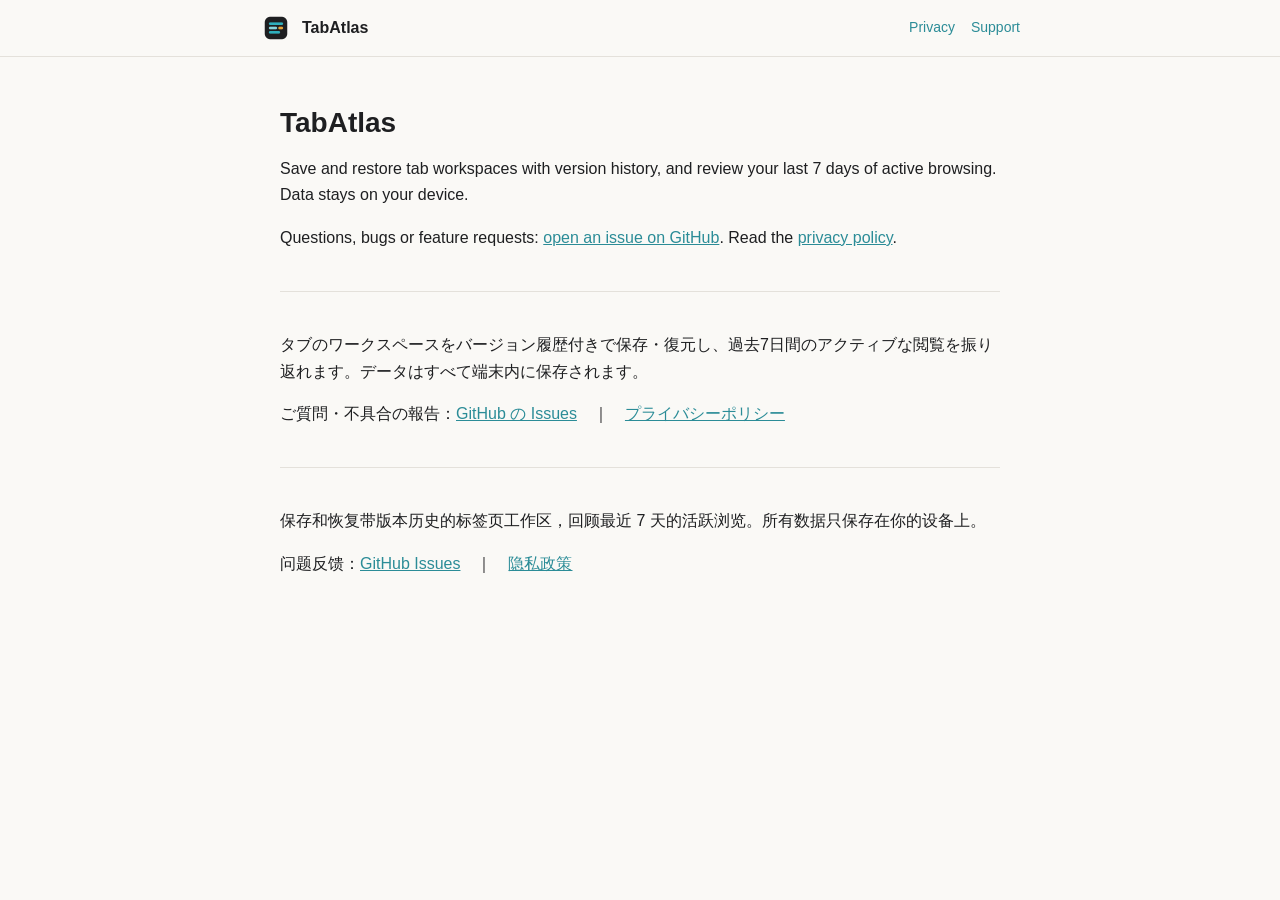
<file: index.html>
<!doctype html>
<html lang="en">
<head>
<meta charset="utf-8">
<meta name="viewport" content="width=device-width, initial-scale=1">
<title>TabAtlas</title>
<link rel="stylesheet" href="style.css">
</head>
<body>
<header>
  <a class="brand" href="./"><img src="icon-128.png" alt="" width="32" height="32"> TabAtlas</a>
  <nav><a href="privacy.html">Privacy</a><a href="https://github.com/ShawnConcerto/tabatlas/issues">Support</a></nav>
</header>
<main>
<section lang="en">
<h1>TabAtlas</h1>
<p>Save and restore tab workspaces with version history, and review your last 7 days of active browsing. Data stays on your device.</p>
<p>Questions, bugs or feature requests: <a href="https://github.com/ShawnConcerto/tabatlas/issues">open an issue on GitHub</a>. Read the <a href="privacy.html">privacy policy</a>.</p>
</section>
<section lang="ja">
<p>タブのワークスペースをバージョン履歴付きで保存・復元し、過去7日間のアクティブな閲覧を振り返れます。データはすべて端末内に保存されます。</p>
<p>ご質問・不具合の報告：<a href="https://github.com/ShawnConcerto/tabatlas/issues">GitHub の Issues</a>　｜　<a href="privacy.html#ja">プライバシーポリシー</a></p>
</section>
<section lang="zh-CN">
<p>保存和恢复带版本历史的标签页工作区，回顾最近 7 天的活跃浏览。所有数据只保存在你的设备上。</p>
<p>问题反馈：<a href="https://github.com/ShawnConcerto/tabatlas/issues">GitHub Issues</a>　｜　<a href="privacy.html#zh-CN">隐私政策</a></p>
</section>
</main>
</body>
</html>
</file>
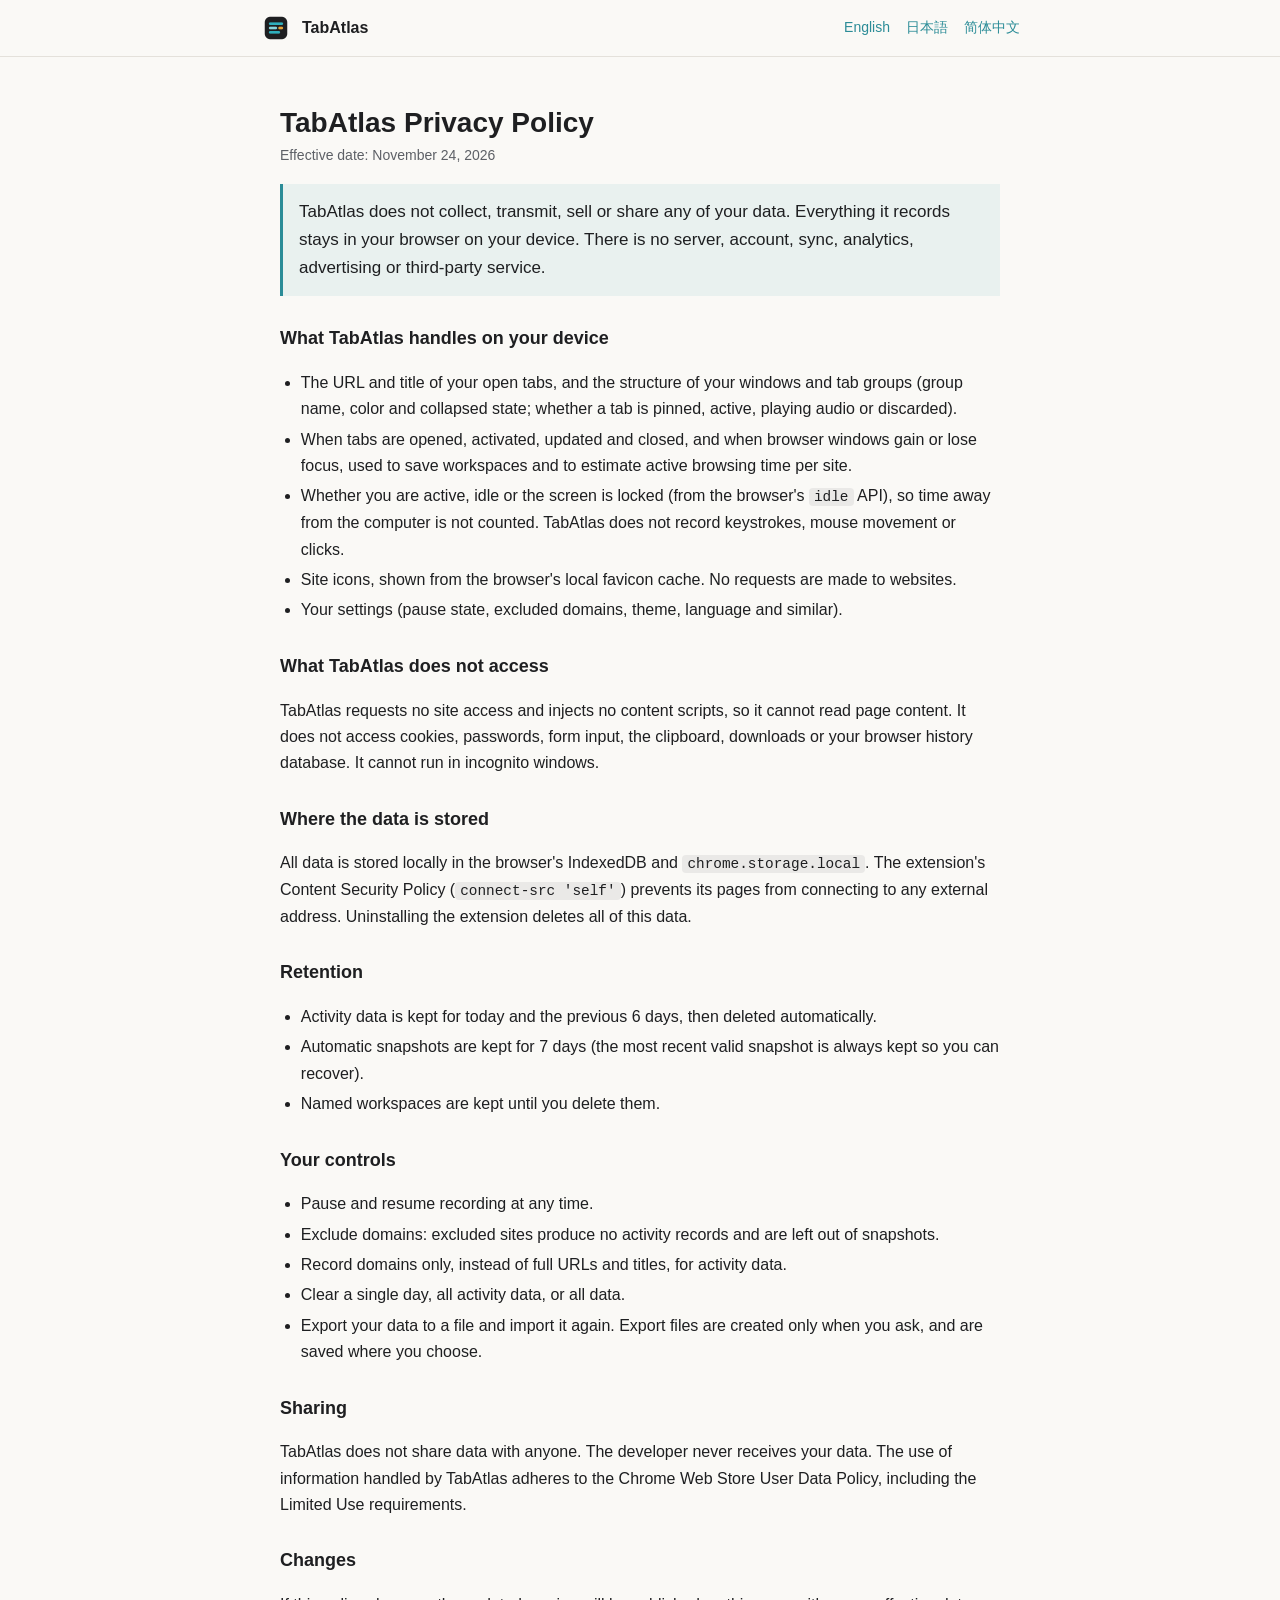
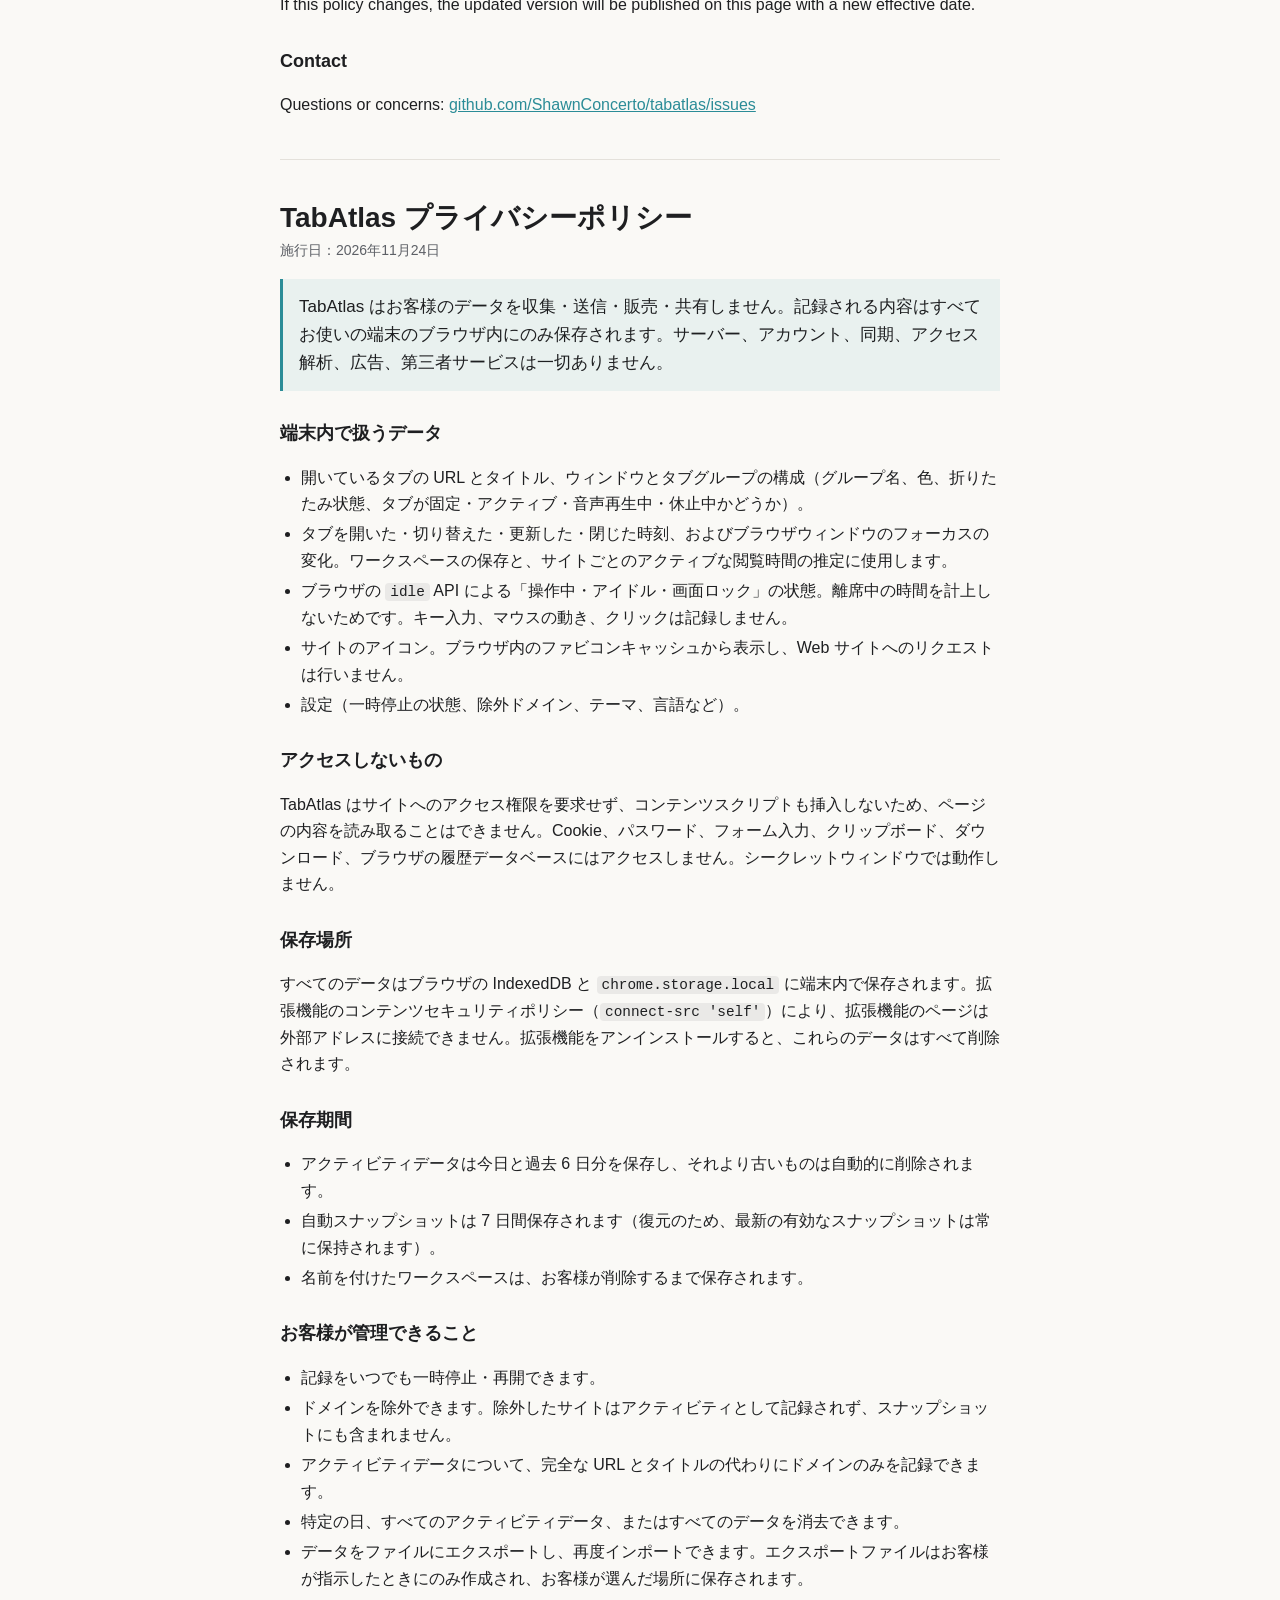
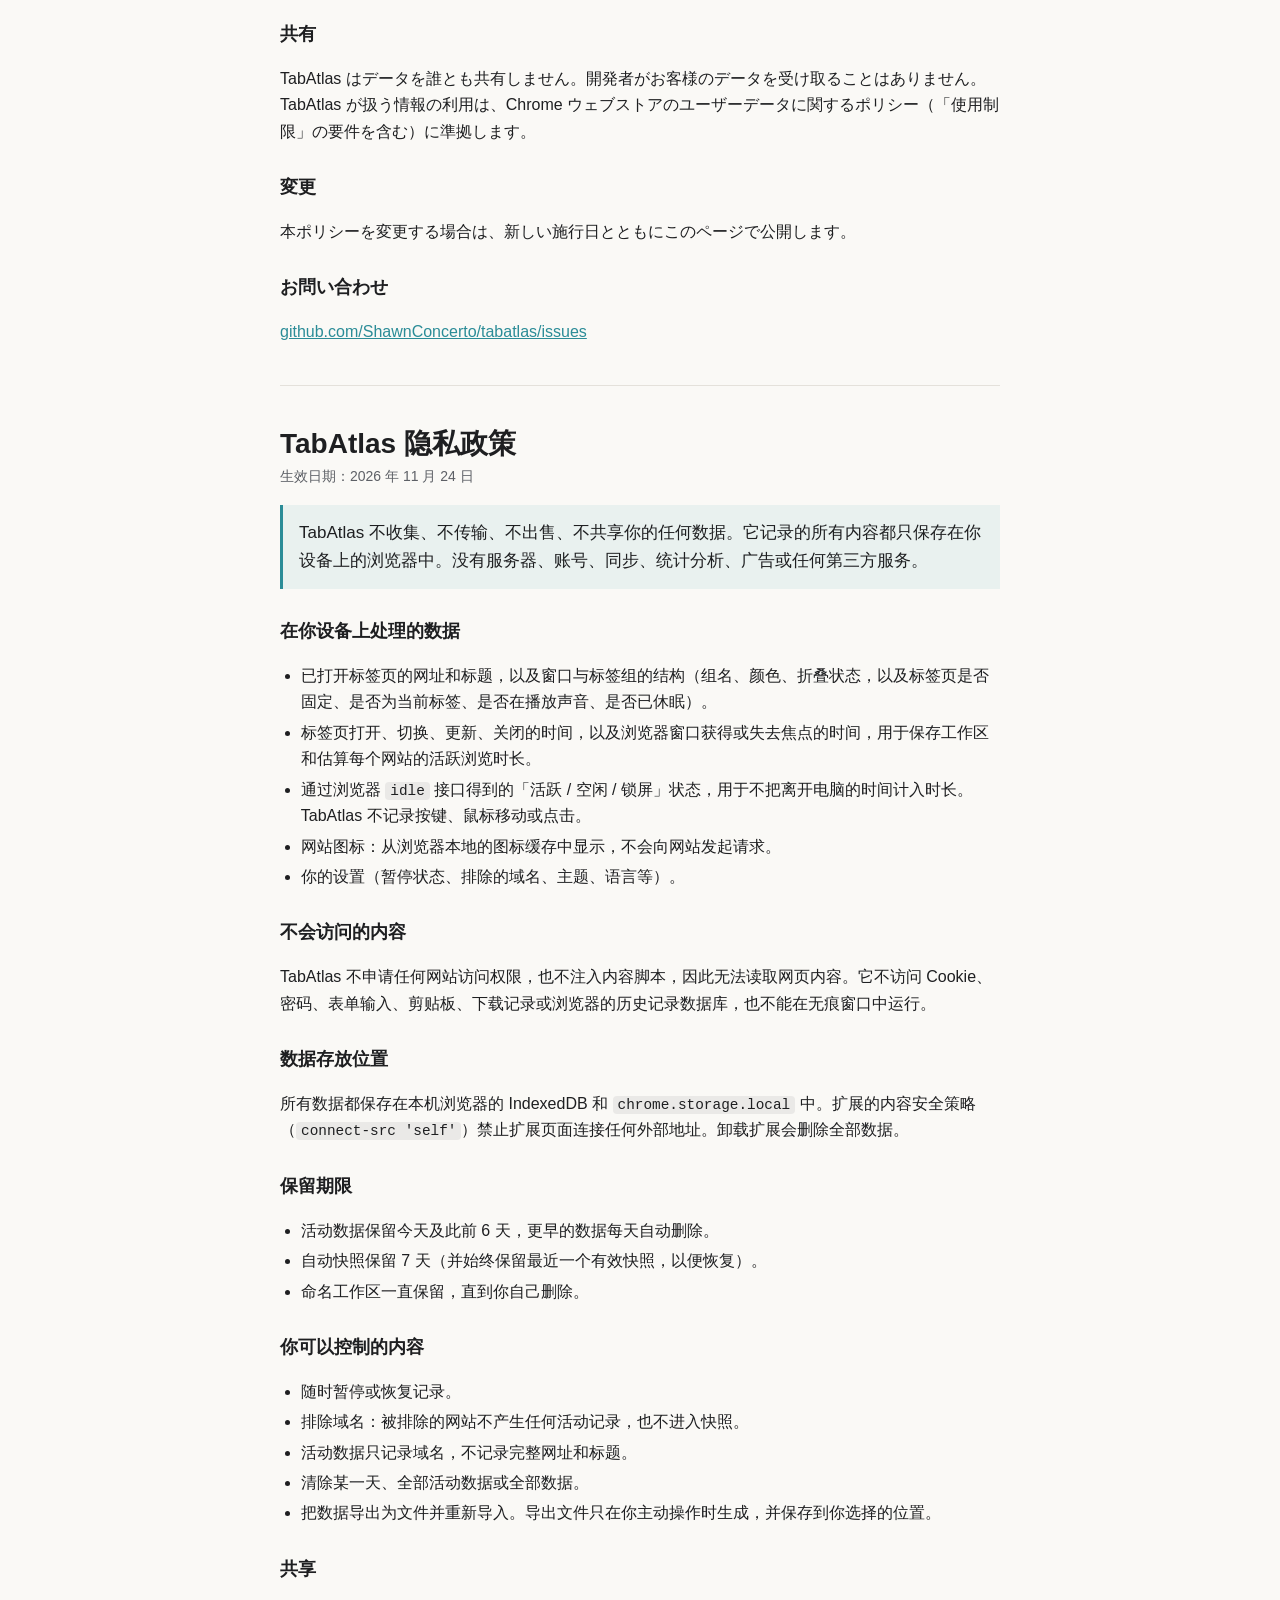
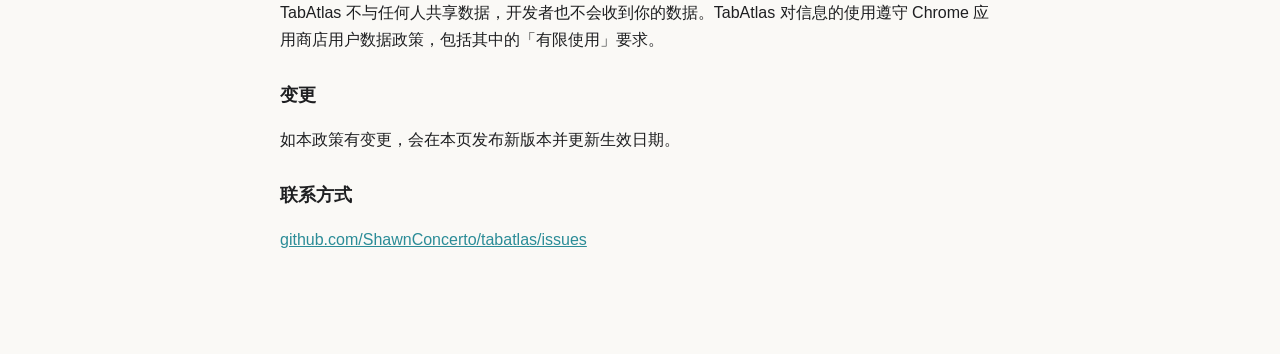
<file: privacy.html>
<!doctype html>
<html lang="en">
<head>
<meta charset="utf-8">
<meta name="viewport" content="width=device-width, initial-scale=1">
<title>TabAtlas Privacy Policy</title>
<link rel="stylesheet" href="style.css">
</head>
<body>
<header>
  <a class="brand" href="./"><img src="icon-128.png" alt="" width="32" height="32"> TabAtlas</a>
  <nav><a href="#en">English</a><a href="#ja">日本語</a><a href="#zh-CN">简体中文</a></nav>
</header>
<main>

<section id="en" lang="en">
<h1>TabAtlas Privacy Policy</h1>
<p class="meta">Effective date: November 24, 2026</p>

<p class="summary">TabAtlas does not collect, transmit, sell or share any of your data. Everything it records stays in your browser on your device. There is no server, account, sync, analytics, advertising or third-party service.</p>

<h2>What TabAtlas handles on your device</h2>
<ul>
  <li>The URL and title of your open tabs, and the structure of your windows and tab groups (group name, color and collapsed state; whether a tab is pinned, active, playing audio or discarded).</li>
  <li>When tabs are opened, activated, updated and closed, and when browser windows gain or lose focus, used to save workspaces and to estimate active browsing time per site.</li>
  <li>Whether you are active, idle or the screen is locked (from the browser's <code>idle</code> API), so time away from the computer is not counted. TabAtlas does not record keystrokes, mouse movement or clicks.</li>
  <li>Site icons, shown from the browser's local favicon cache. No requests are made to websites.</li>
  <li>Your settings (pause state, excluded domains, theme, language and similar).</li>
</ul>

<h2>What TabAtlas does not access</h2>
<p>TabAtlas requests no site access and injects no content scripts, so it cannot read page content. It does not access cookies, passwords, form input, the clipboard, downloads or your browser history database. It cannot run in incognito windows.</p>

<h2>Where the data is stored</h2>
<p>All data is stored locally in the browser's IndexedDB and <code>chrome.storage.local</code>. The extension's Content Security Policy (<code>connect-src 'self'</code>) prevents its pages from connecting to any external address. Uninstalling the extension deletes all of this data.</p>

<h2>Retention</h2>
<ul>
  <li>Activity data is kept for today and the previous 6 days, then deleted automatically.</li>
  <li>Automatic snapshots are kept for 7 days (the most recent valid snapshot is always kept so you can recover).</li>
  <li>Named workspaces are kept until you delete them.</li>
</ul>

<h2>Your controls</h2>
<ul>
  <li>Pause and resume recording at any time.</li>
  <li>Exclude domains: excluded sites produce no activity records and are left out of snapshots.</li>
  <li>Record domains only, instead of full URLs and titles, for activity data.</li>
  <li>Clear a single day, all activity data, or all data.</li>
  <li>Export your data to a file and import it again. Export files are created only when you ask, and are saved where you choose.</li>
</ul>

<h2>Sharing</h2>
<p>TabAtlas does not share data with anyone. The developer never receives your data. The use of information handled by TabAtlas adheres to the Chrome Web Store User Data Policy, including the Limited Use requirements.</p>

<h2>Changes</h2>
<p>If this policy changes, the updated version will be published on this page with a new effective date.</p>

<h2>Contact</h2>
<p>Questions or concerns: <a href="https://github.com/ShawnConcerto/tabatlas/issues">github.com/ShawnConcerto/tabatlas/issues</a></p>
</section>

<section id="ja" lang="ja">
<h1>TabAtlas プライバシーポリシー</h1>
<p class="meta">施行日：2026年11月24日</p>

<p class="summary">TabAtlas はお客様のデータを収集・送信・販売・共有しません。記録される内容はすべてお使いの端末のブラウザ内にのみ保存されます。サーバー、アカウント、同期、アクセス解析、広告、第三者サービスは一切ありません。</p>

<h2>端末内で扱うデータ</h2>
<ul>
  <li>開いているタブの URL とタイトル、ウィンドウとタブグループの構成（グループ名、色、折りたたみ状態、タブが固定・アクティブ・音声再生中・休止中かどうか）。</li>
  <li>タブを開いた・切り替えた・更新した・閉じた時刻、およびブラウザウィンドウのフォーカスの変化。ワークスペースの保存と、サイトごとのアクティブな閲覧時間の推定に使用します。</li>
  <li>ブラウザの <code>idle</code> API による「操作中・アイドル・画面ロック」の状態。離席中の時間を計上しないためです。キー入力、マウスの動き、クリックは記録しません。</li>
  <li>サイトのアイコン。ブラウザ内のファビコンキャッシュから表示し、Web サイトへのリクエストは行いません。</li>
  <li>設定（一時停止の状態、除外ドメイン、テーマ、言語など）。</li>
</ul>

<h2>アクセスしないもの</h2>
<p>TabAtlas はサイトへのアクセス権限を要求せず、コンテンツスクリプトも挿入しないため、ページの内容を読み取ることはできません。Cookie、パスワード、フォーム入力、クリップボード、ダウンロード、ブラウザの履歴データベースにはアクセスしません。シークレットウィンドウでは動作しません。</p>

<h2>保存場所</h2>
<p>すべてのデータはブラウザの IndexedDB と <code>chrome.storage.local</code> に端末内で保存されます。拡張機能のコンテンツセキュリティポリシー（<code>connect-src 'self'</code>）により、拡張機能のページは外部アドレスに接続できません。拡張機能をアンインストールすると、これらのデータはすべて削除されます。</p>

<h2>保存期間</h2>
<ul>
  <li>アクティビティデータは今日と過去 6 日分を保存し、それより古いものは自動的に削除されます。</li>
  <li>自動スナップショットは 7 日間保存されます（復元のため、最新の有効なスナップショットは常に保持されます）。</li>
  <li>名前を付けたワークスペースは、お客様が削除するまで保存されます。</li>
</ul>

<h2>お客様が管理できること</h2>
<ul>
  <li>記録をいつでも一時停止・再開できます。</li>
  <li>ドメインを除外できます。除外したサイトはアクティビティとして記録されず、スナップショットにも含まれません。</li>
  <li>アクティビティデータについて、完全な URL とタイトルの代わりにドメインのみを記録できます。</li>
  <li>特定の日、すべてのアクティビティデータ、またはすべてのデータを消去できます。</li>
  <li>データをファイルにエクスポートし、再度インポートできます。エクスポートファイルはお客様が指示したときにのみ作成され、お客様が選んだ場所に保存されます。</li>
</ul>

<h2>共有</h2>
<p>TabAtlas はデータを誰とも共有しません。開発者がお客様のデータを受け取ることはありません。TabAtlas が扱う情報の利用は、Chrome ウェブストアのユーザーデータに関するポリシー（「使用制限」の要件を含む）に準拠します。</p>

<h2>変更</h2>
<p>本ポリシーを変更する場合は、新しい施行日とともにこのページで公開します。</p>

<h2>お問い合わせ</h2>
<p><a href="https://github.com/ShawnConcerto/tabatlas/issues">github.com/ShawnConcerto/tabatlas/issues</a></p>
</section>

<section id="zh-CN" lang="zh-CN">
<h1>TabAtlas 隐私政策</h1>
<p class="meta">生效日期：2026 年 11 月 24 日</p>

<p class="summary">TabAtlas 不收集、不传输、不出售、不共享你的任何数据。它记录的所有内容都只保存在你设备上的浏览器中。没有服务器、账号、同步、统计分析、广告或任何第三方服务。</p>

<h2>在你设备上处理的数据</h2>
<ul>
  <li>已打开标签页的网址和标题，以及窗口与标签组的结构（组名、颜色、折叠状态，以及标签页是否固定、是否为当前标签、是否在播放声音、是否已休眠）。</li>
  <li>标签页打开、切换、更新、关闭的时间，以及浏览器窗口获得或失去焦点的时间，用于保存工作区和估算每个网站的活跃浏览时长。</li>
  <li>通过浏览器 <code>idle</code> 接口得到的「活跃 / 空闲 / 锁屏」状态，用于不把离开电脑的时间计入时长。TabAtlas 不记录按键、鼠标移动或点击。</li>
  <li>网站图标：从浏览器本地的图标缓存中显示，不会向网站发起请求。</li>
  <li>你的设置（暂停状态、排除的域名、主题、语言等）。</li>
</ul>

<h2>不会访问的内容</h2>
<p>TabAtlas 不申请任何网站访问权限，也不注入内容脚本，因此无法读取网页内容。它不访问 Cookie、密码、表单输入、剪贴板、下载记录或浏览器的历史记录数据库，也不能在无痕窗口中运行。</p>

<h2>数据存放位置</h2>
<p>所有数据都保存在本机浏览器的 IndexedDB 和 <code>chrome.storage.local</code> 中。扩展的内容安全策略（<code>connect-src 'self'</code>）禁止扩展页面连接任何外部地址。卸载扩展会删除全部数据。</p>

<h2>保留期限</h2>
<ul>
  <li>活动数据保留今天及此前 6 天，更早的数据每天自动删除。</li>
  <li>自动快照保留 7 天（并始终保留最近一个有效快照，以便恢复）。</li>
  <li>命名工作区一直保留，直到你自己删除。</li>
</ul>

<h2>你可以控制的内容</h2>
<ul>
  <li>随时暂停或恢复记录。</li>
  <li>排除域名：被排除的网站不产生任何活动记录，也不进入快照。</li>
  <li>活动数据只记录域名，不记录完整网址和标题。</li>
  <li>清除某一天、全部活动数据或全部数据。</li>
  <li>把数据导出为文件并重新导入。导出文件只在你主动操作时生成，并保存到你选择的位置。</li>
</ul>

<h2>共享</h2>
<p>TabAtlas 不与任何人共享数据，开发者也不会收到你的数据。TabAtlas 对信息的使用遵守 Chrome 应用商店用户数据政策，包括其中的「有限使用」要求。</p>

<h2>变更</h2>
<p>如本政策有变更，会在本页发布新版本并更新生效日期。</p>

<h2>联系方式</h2>
<p><a href="https://github.com/ShawnConcerto/tabatlas/issues">github.com/ShawnConcerto/tabatlas/issues</a></p>
</section>

</main>
</body>
</html>
</file>
<file: style.css>
:root{--ink:#1E1F21;--muted:#5d6066;--line:#e4e1db;--bg:#FAF9F6;--accent:#2B8C97}
@media (prefers-color-scheme:dark){:root{--ink:#ECEAE6;--muted:#a3a6ab;--line:#33353a;--bg:#17181A;--accent:#5CC6D2}}
*{box-sizing:border-box}
body{margin:0;background:var(--bg);color:var(--ink);font:16px/1.65 -apple-system,BlinkMacSystemFont,"Segoe UI","Hiragino Sans","PingFang SC","Microsoft YaHei",sans-serif}
header{position:sticky;top:0;display:flex;align-items:center;justify-content:space-between;gap:16px;flex-wrap:wrap;padding:12px max(20px,calc(50% - 380px));background:var(--bg);border-bottom:1px solid var(--line)}
.brand{display:flex;align-items:center;gap:10px;font-weight:700;color:var(--ink);text-decoration:none}
nav{display:flex;gap:16px}
a{color:var(--accent)}
nav a{text-decoration:none;font-size:14px}
main{max-width:760px;margin:0 auto;padding:8px 20px 64px}
section{padding:24px 0;border-bottom:1px solid var(--line);scroll-margin-top:64px}
section:last-child{border-bottom:0}
h1{font-size:28px;line-height:1.25;margin:16px 0 4px}
h2{font-size:18px;margin:28px 0 6px}
.meta{color:var(--muted);font-size:14px;margin:0 0 16px}
.summary{font-size:17px;padding:14px 16px;border-left:3px solid var(--accent);background:color-mix(in srgb,var(--accent) 8%,transparent)}
ul{padding-left:1.3em}
li{margin:4px 0}
code{font-size:.9em;background:color-mix(in srgb,var(--ink) 7%,transparent);padding:1px 5px;border-radius:4px}
</file>
